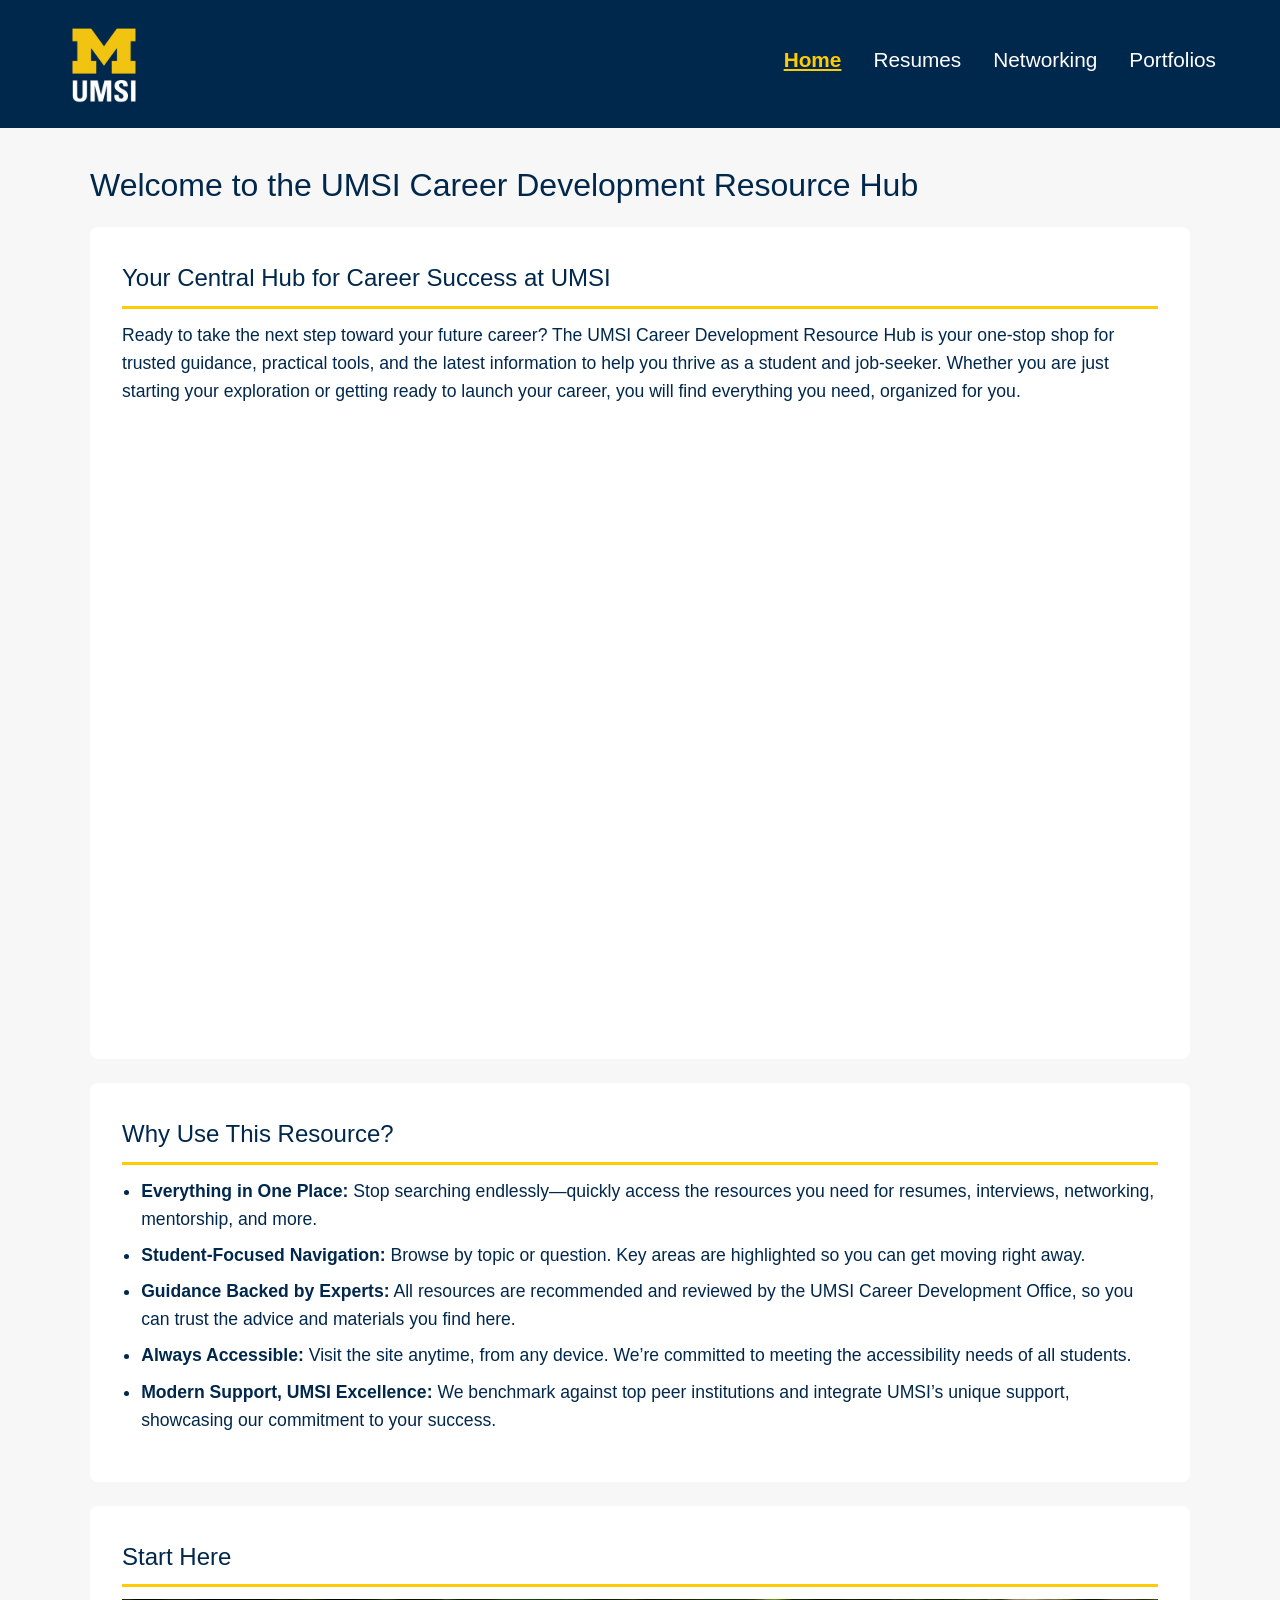
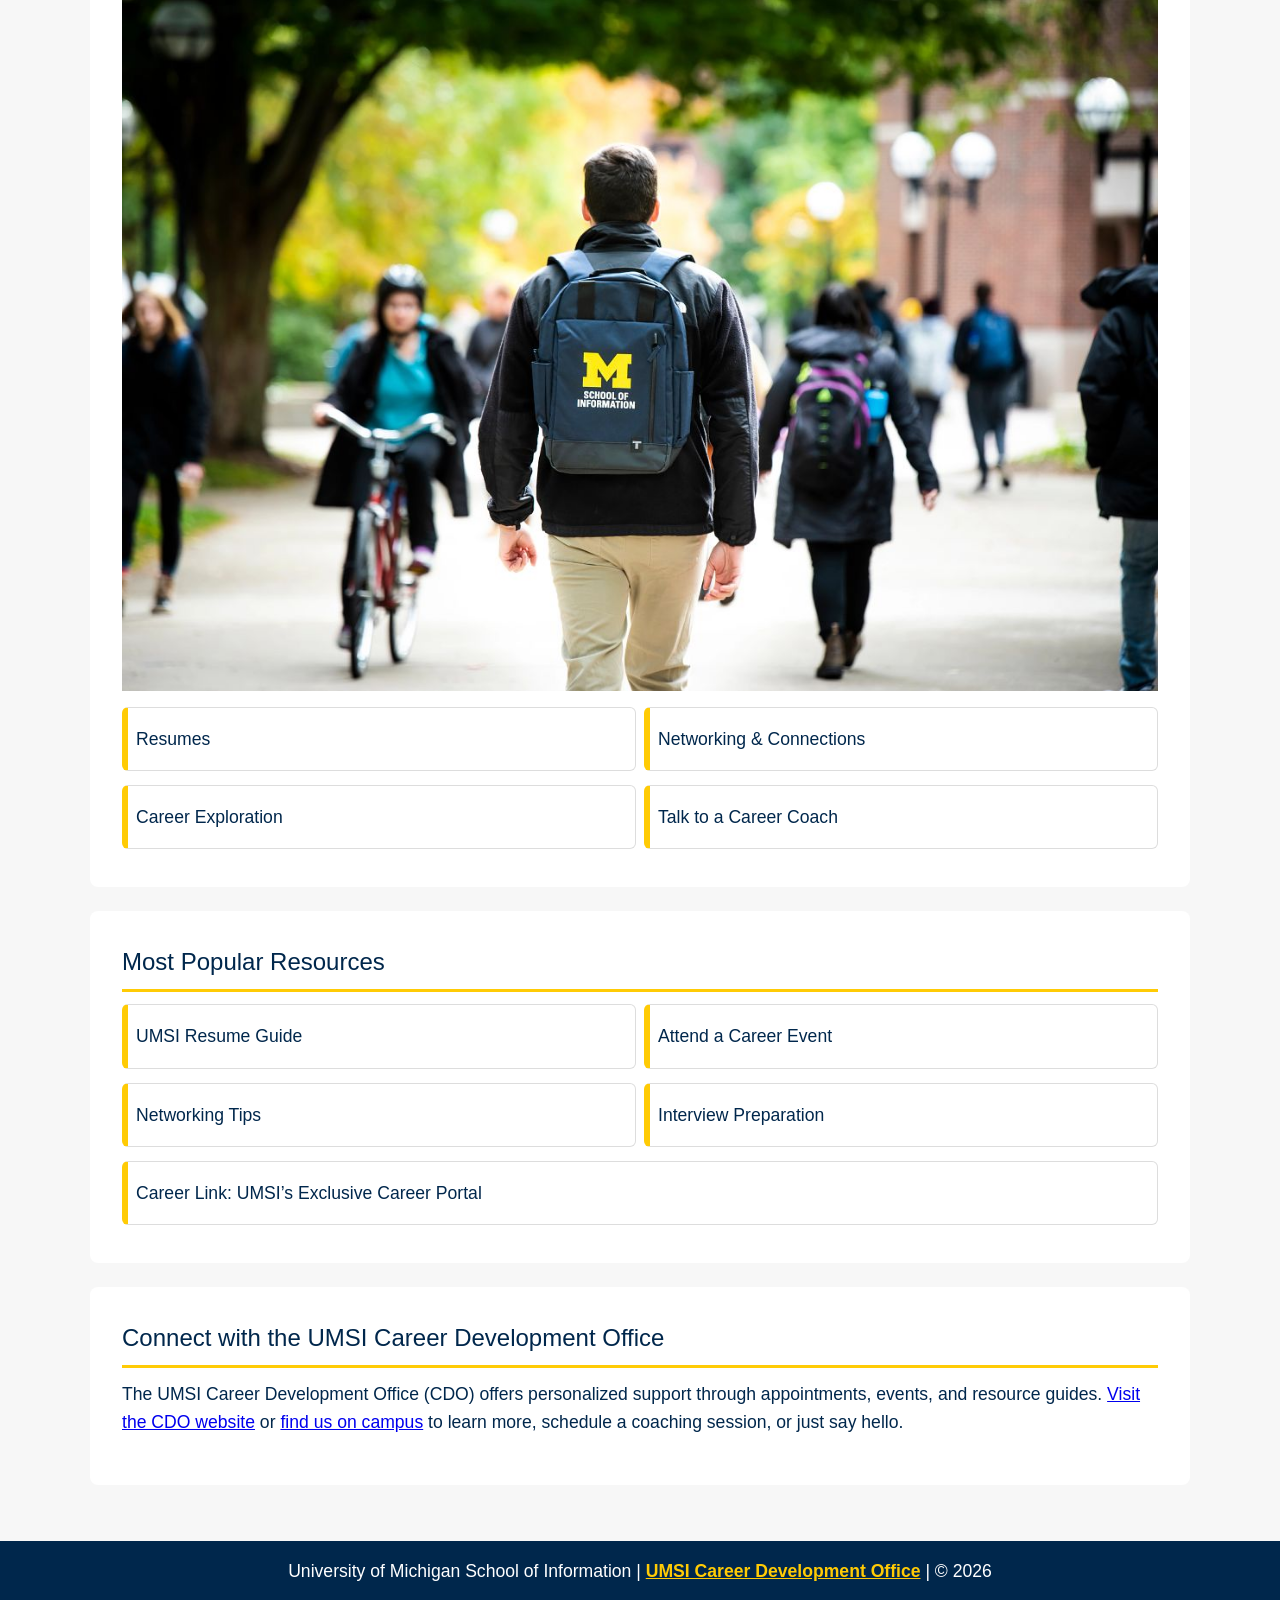
<file: index.html>
<!DOCTYPE html>
<html lang="en">
<head>
    <meta charset="UTF-8">
    <meta name="viewport" content="width=device-width, initial-scale=1.0">
    <title>MSI Career Development Resource Hub</title>
    <link rel="stylesheet" href="css/html5reset.css">
    <link rel="stylesheet" href="css/style.css">
</head>
<body>

  <header>
      <a href="#maincontent" class="skip-link">Skip to main content</a>
      <div class="logo">
        <img src="images/UMSI_signature_vertical_informal_solidblue.jpg" alt="UMSI Logo">
      </div>
      <nav aria-label="Main site navigation">
          <ul>
              <li><a href="index.html" class="active">Home</a></li>
              <li><a href = "resume.html">Resumes</a></li>
              <li><a href = "networking.html">Networking</a></li>
              <li><a href = "portfolios.html">Portfolios</a></li>
          </ul>
      </nav>
  </header>

  <div class="desktop-layout">
    <aside class="sidebar">
      <nav class="navside" aria-label="Sidebar navigation">
        <ul>
          <li><a href="#intro">Hub Intro</a></li>
          <li><a href="#why-use">Why Use This Resource?</a></li>
          <li><a href="#start-here">Start Here</a></li>
          <li><a href="#popular-resources">Resources</a></li>
          <li><a href="#connect">Connect with CDO</a></li>
        </ul>
      </nav>
    </aside>

  <main id="maincontent">
    <h1>Welcome to the UMSI Career Development Resource Hub</h1>

    <section id="intro">
      <h2>Your Central Hub for Career Success at UMSI</h2>
      <p>
        Ready to take the next step toward your future career? The UMSI Career Development Resource Hub is your one-stop shop for trusted guidance, practical tools, and the latest information to help you thrive as a student and job-seeker. Whether you are just starting your exploration or getting ready to launch your career, you will find everything you need, organized for you.
      </p>
      <iframe src="https://www.youtube.com/embed/GSjGeDYJ5Nk?si=qhxJPRTIT___x8hG" title="YouTube video player" allow="accelerometer; autoplay; clipboard-write; encrypted-media; gyroscope; picture-in-picture; web-share" referrerpolicy="strict-origin-when-cross-origin" allowfullscreen></iframe>
    </section>

    <section id="why-use">
      <h2>Why Use This Resource?</h2>

      <ul>
        <li><strong>Everything in One Place:</strong> Stop searching endlessly—quickly access the resources you need for resumes, interviews, networking, mentorship, and more.</li>
        <li><strong>Student-Focused Navigation:</strong> Browse by topic or question. Key areas are highlighted so you can get moving right away.</li>
        <li><strong>Guidance Backed by Experts:</strong> All resources are recommended and reviewed by the UMSI Career Development Office, so you can trust the advice and materials you find here.</li>
        <li><strong>Always Accessible:</strong> Visit the site anytime, from any device. We’re committed to meeting the accessibility needs of all students.</li>
        <li><strong>Modern Support, UMSI Excellence:</strong> We benchmark against top peer institutions and integrate UMSI’s unique support, showcasing our commitment to your success.</li>
      </ul>
    </section>

    <section id="start-here" class="resources">
      <h2>Start Here</h2>
      <img src="images/UMSI_CampusFall_UMSIBackpack_02.jpg" alt="A student wears a UMSI backpack in fall on the drag.">
      <ul>
        <li><a href="resume.html">Resumes</a></li>
        <li><a href = "networking.html">Networking & Connections</a></li>
        <li><a href = https://www.si.umich.edu/student-experience/career-development>Career Exploration</a></li>
        <li><a href = "https://umich.instructure.com/courses/137916/pages/talk-to-a-career-coach">Talk to a Career Coach</a></li>
      </ul>
    </section>

    <section id="popular-resources" class="resources">
      <h2>Most Popular Resources</h2>
      <ul>
        <li><a href="https://docs.google.com/document/d/1_1GfDJyVGIgE82MZjVhuWT_aB_2Hcj1NN62FUCXoR_o/edit?tab=t.0" target="_blank">UMSI Resume Guide</a></li>
        <li><a href="https://umich.instructure.com/courses/137916/pages/attend-an-event" target="_blank">Attend a Career Event</a></li>
        <li><a href="https://docs.google.com/document/d/18HMt79BU8ovGf9z7_P7No5tuwUS6qHNW5u0sgrepLtE/edit?tab=t.0" target="_blank">Networking Tips</a></li>
        <li><a href="https://docs.google.com/presentation/d/15n-XqsFEntdbkZz89K-ohf7Or1NnCt5CQNDG-6fh2a0/edit?usp=sharing" target="_blank">Interview Preparation</a></li>
        <li><a href="https://si-umich.12twenty.com/Login" target="_blank">Career Link: UMSI’s Exclusive Career Portal</a></li>
      </ul>
    </section>

    <section id="connect">
      <h2>Connect with the UMSI Career Development Office</h2>
      <p>
        The UMSI Career Development Office (CDO) offers personalized support through appointments, events, and resource guides. <a href="https://umich.instructure.com/courses/137916" target="_blank">Visit the CDO website</a> or <a href="https://www.si.umich.edu/about-umsi/getting-umsi" target="_blank">find us on campus</a> to learn more, schedule a coaching session, or just say hello.
      </p>
    </section>
  
    <!-- Content taken & modified from UMGPT with the prompt, "Write me a webpage of intro content to help meet the following requirements - this is for the home page": and then pasted in the client objectives & project requirements"
    UMGPT. (2025). UMGPT ( GPT-4.1 August 25th version) [Large language model]. -->
  </main>
</div>

  <footer>
    <p>
      University of Michigan School of Information |
      <a href="https://umich.instructure.com/courses/137916">UMSI Career Development Office</a>
      | © <span id="year"></span>
    </p>
    <script>
      document.getElementById("year").textContent = new Date().getFullYear();
    </script>
  </footer>
</body>
</html>
</file>
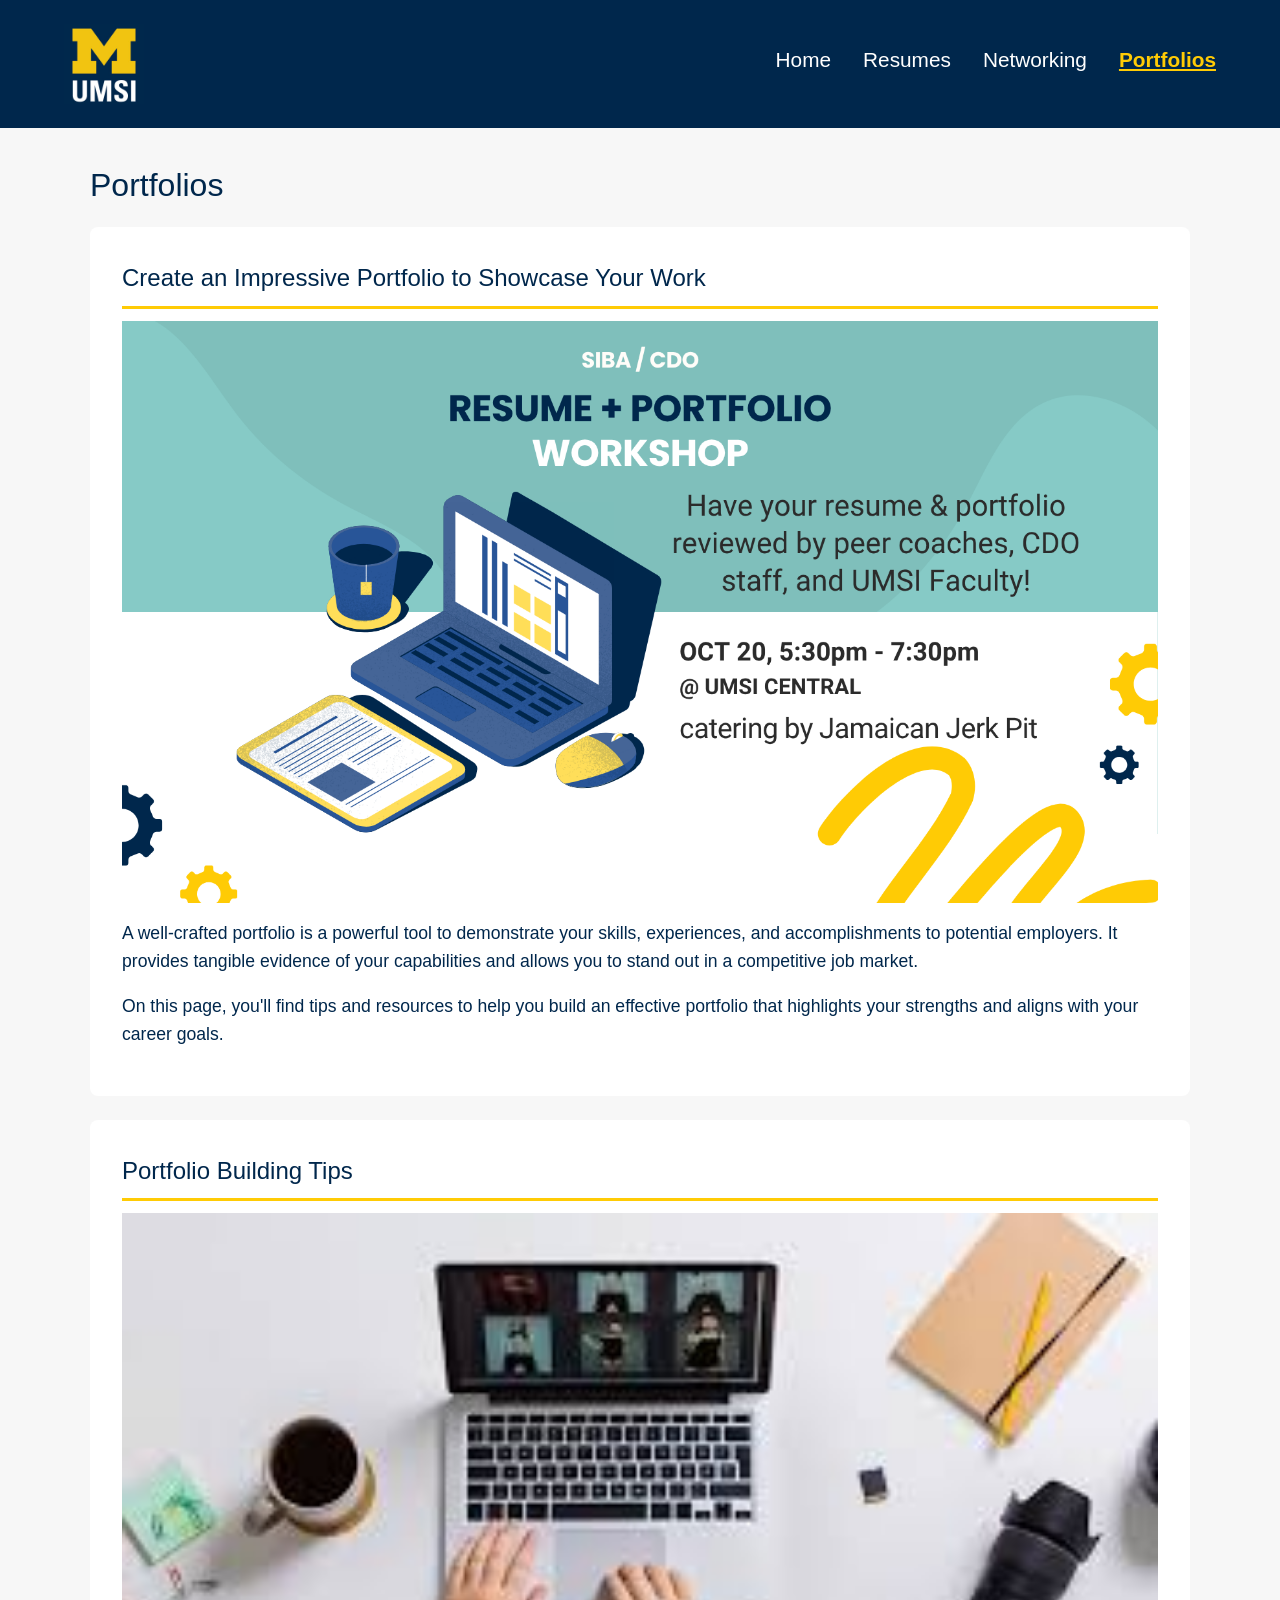
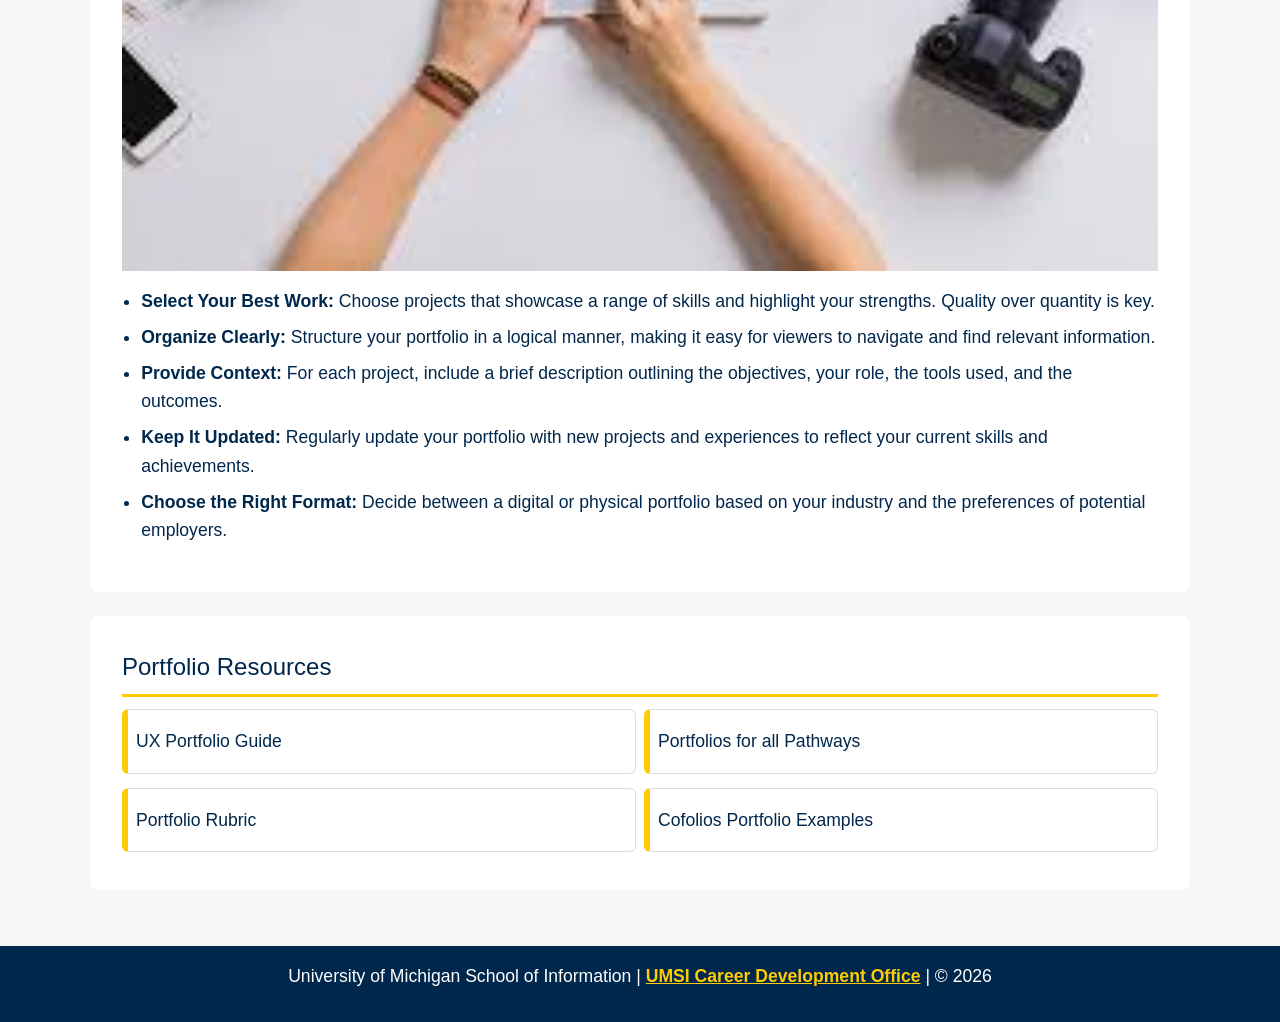
<file: portfolios.html>
<!DOCTYPE html>
<html lang="en">
<head>
    <meta charset="UTF-8">
    <meta name="viewport" content="width=device-width, initial-scale=1.0">
    <title>Portfolios</title>
    <link rel="stylesheet" href="css/html5reset.css">
    <link rel="stylesheet" href="css/style.css">
</head>
<body>
    <header>
        <a href="#maincontent" class="skip-link">Skip to main content</a>
      <div class="logo">
        <img src="images/UMSI_signature_vertical_informal_solidblue.jpg" alt="UMSI Logo">
      </div>
        <nav aria-label="Main site navigation">
            <ul>
                <li><a href="index.html">Home</a></li>
                <li><a href = "resume.html">Resumes</a></li>
                <li><a href = "networking.html">Networking</a></li>
                <li><a href = "portfolios.html" class="active" aria-current="page">Portfolios</a></li> 
            </ul>
        </nav>
    </header>

    <div class="desktop-layout">
        <aside class="sidebar">
        <nav class="navside" aria-label="Sidebar navigation">
            <ul>
                <li><a href="#impress">Create an Impressive Portfolio</a></li>
                <li><a href="#tips">Portfolio Tips</a></li>
                <li><a href="#resources">Resources</a></li>
            </ul>
        </nav>
        </aside>
        <main id="maincontent">
            <h1>Portfolios</h1>
            <section class="portfolio-section" id="impress">
                <h2>Create an Impressive Portfolio to Showcase Your Work</h2>
                <img src="images/SIBAevent.png" alt="UMSI portfolio event advertisement">
                <p>A well-crafted portfolio is a powerful tool to demonstrate your skills, experiences, and accomplishments to potential employers. It provides tangible evidence of your capabilities and allows you to stand out in a competitive job market.</p>
                <p>On this page, you'll find tips and resources to help you build an effective portfolio that highlights your strengths and aligns with your career goals.</p>
            </section>
        
            <section class="portfolio-section" id="tips">
                <h2>Portfolio Building Tips</h2>
                <img src="images/portfoliocomputer.jpeg" alt="Person working on computer to create a portfolio">
                <ul>
                    <li><strong>Select Your Best Work:</strong> Choose projects that showcase a range of skills and highlight your strengths. Quality over quantity is key.</li>
                    <li><strong>Organize Clearly:</strong> Structure your portfolio in a logical manner, making it easy for viewers to navigate and find relevant information.</li>
                    <li><strong>Provide Context:</strong> For each project, include a brief description outlining the objectives, your role, the tools used, and the outcomes.</li>
                    <li><strong>Keep It Updated:</strong> Regularly update your portfolio with new projects and experiences to reflect your current skills and achievements.</li>
                    <li><strong>Choose the Right Format:</strong> Decide between a digital or physical portfolio based on your industry and the preferences of potential employers.</li>
                </ul>
            </section>    
            <section class="resources" id="resources">
                <h2>Portfolio Resources</h2>
                <ul>
                    <li>
                    <a href="https://docs.google.com/document/d/1L8Sc0ezVVCvP9SdUDwr0hwrNAd3us0JBbmUpoCYN-rs/edit?tab=t.0" target="_blank">
                        UX Portfolio Guide
                    </a>
                    </li>
                    <li>
                    <a href="https://docs.google.com/document/d/1i7B6OXVY3tD9ULkVViF6yk2N16Ell1w9KhCzM7WEmTk/edit?tab=t.0" target="_blank">
                        Portfolios for all Pathways
                    </a>
                    </li>
                    <li>
                    <a href="https://docs.google.com/document/d/1xw46Cm9DzC2wVQFxr_Ct96kbddhAhchzqUJpJJTSESc/edit?tab=t.0" target="_blank">
                        Portfolio Rubric
                    </a>
                    </li>
                    <li>
                    <a href="https://www.cofolios.com/" target="_blank">
                        Cofolios Portfolio Examples
                    </a>
                    </li>
                </ul>
            </section>
        
        <!-- Content taken & modified from UMGPT with the prompt, "write me content for a portfolio page that includes an intro and tips for building a portfolio"
        UMGPT. (2026). UMGPT (GPT-4.1 January 23rd version) [Large language model]. -->
        
        </main>

    </div>

    <footer>
        <p>
        University of Michigan School of Information |
        <a href="https://umich.instructure.com/courses/137916">UMSI Career Development Office</a>
        | © <span id="year"></span>
        </p>
        <script>
        document.getElementById("year").textContent = new Date().getFullYear();
        </script>
    </footer>
</body>
</html>
</file>
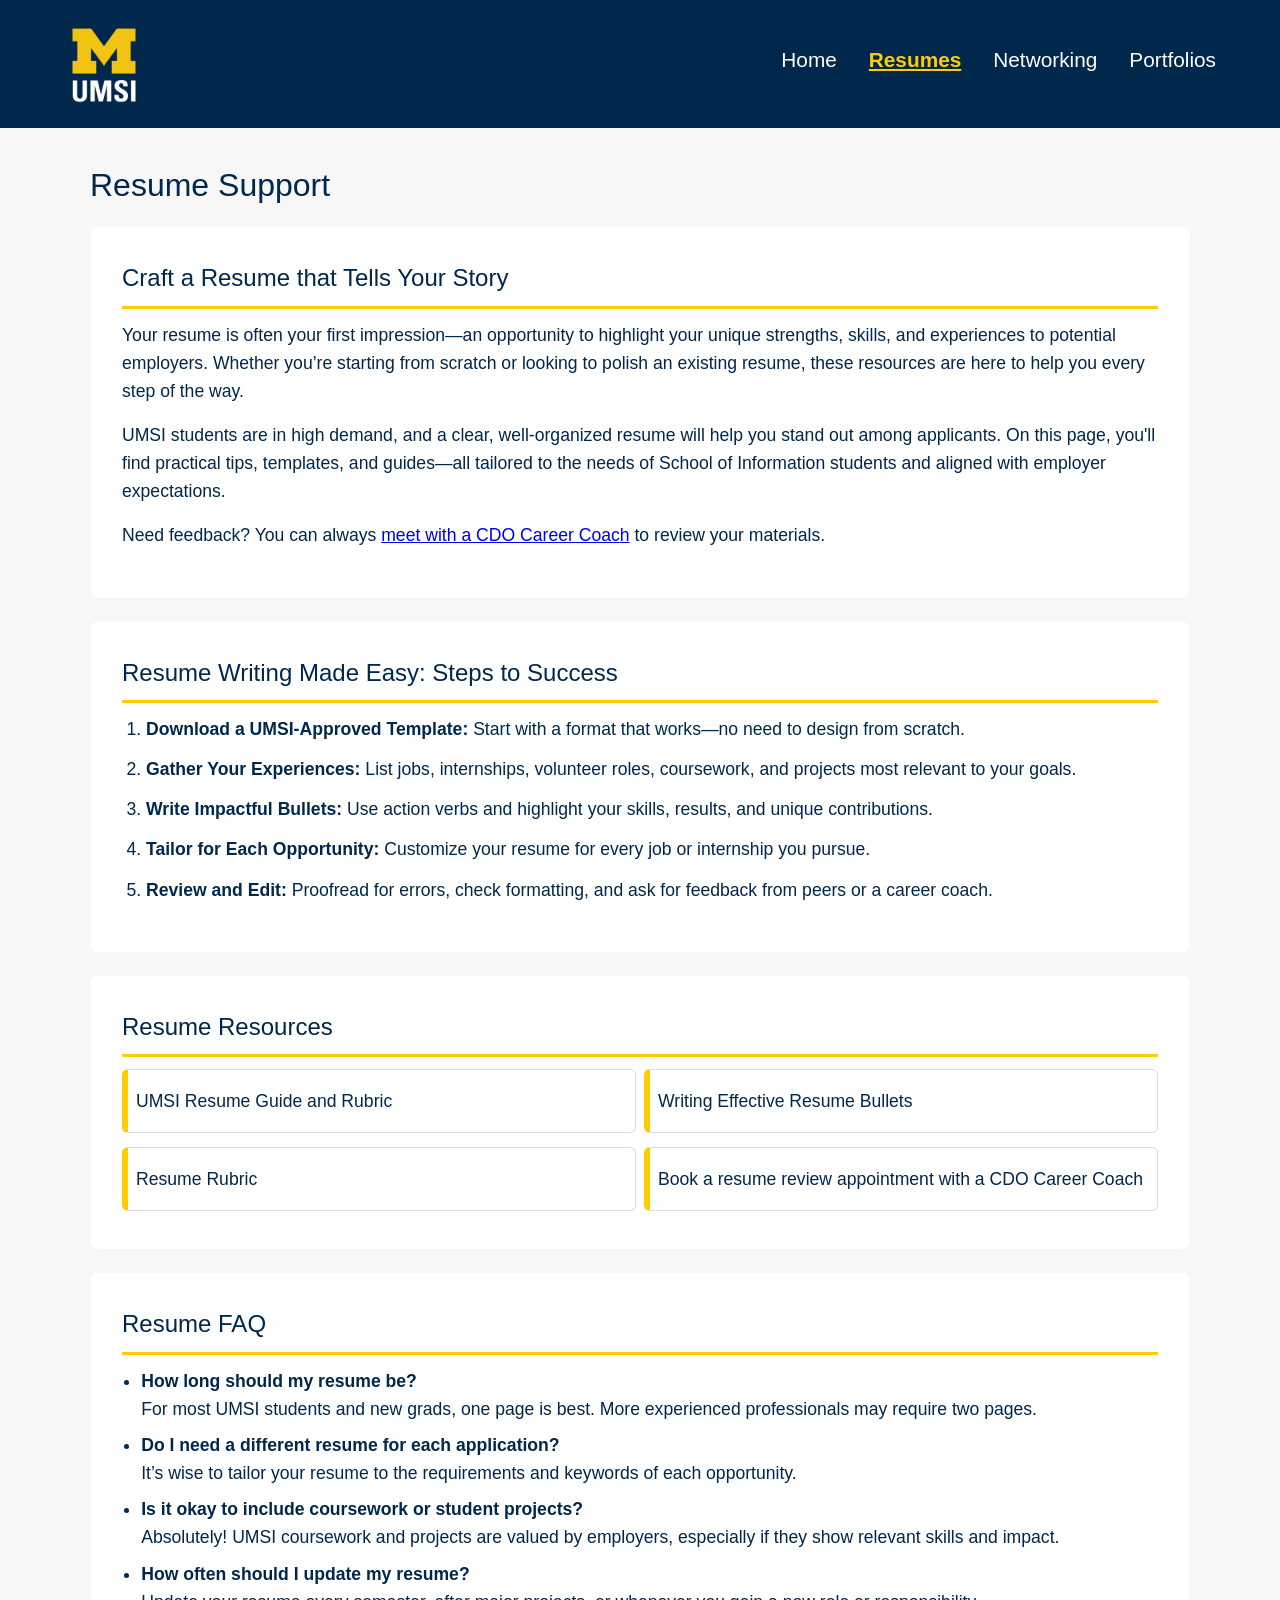
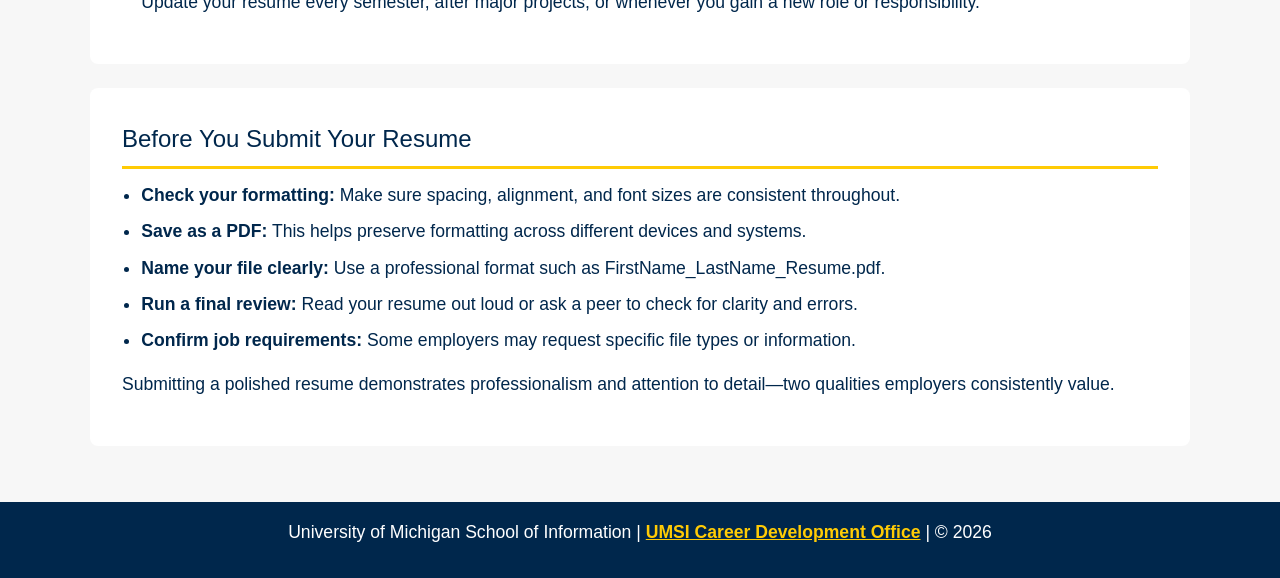
<file: resume.html>
<!DOCTYPE html>
<html lang="en">
<head>
    <meta charset="UTF-8">
    <meta name="viewport" content="width=device-width, initial-scale=1.0">
    <title>Resumes</title>
    <link rel="stylesheet" href="css/html5reset.css">
    <link rel="stylesheet" href="css/style.css">
</head>
<body>
  <header>
      <a href="#maincontent" class="skip-link">Skip to main content</a>
      <div class="logo">
        <img src="images/UMSI_signature_vertical_informal_solidblue.jpg" alt="UMSI Logo">
      </div>
      <nav aria-label="Main site navigation">
          <ul>
              <li><a href="index.html">Home</a></li>
              <li><a href = "resume.html" class="active" aria-current="page">Resumes</a></li>
              <li><a href = "networking.html">Networking</a></li>
              <li><a href = "portfolios.html">Portfolios</a></li> 
          </ul>
      </nav>
  </header>

  <div class="desktop-layout">
    <aside class="sidebar">
      <nav class="navside" aria-label="Sidebar navigation">
        <ul>
          <li><a href="#support">Support</a></li>
          <li><a href="#writing">Writing</a></li>
          <li><a href="#resources">Resources</a></li>
          <li><a href="#faq">FAQ</a></li>
          <li><a href="#beforesubmit">Before You Submit</a></li>
        </ul>
      </nav>
    </aside>
    <main id="maincontent">
      <h1>Resume Support</h1>

      <section id="support">
        <h2>Craft a Resume that Tells Your Story</h2>
        <p>
          Your resume is often your first impression—an opportunity to highlight your unique strengths, skills, and experiences to potential employers. Whether you’re starting from scratch or looking to polish an existing resume, these resources are here to help you every step of the way.
        </p>
        <p>
          UMSI students are in high demand, and a clear, well-organized resume will help you stand out among applicants. On this page, you'll find practical tips, templates, and guides—all tailored to the needs of School of Information students and aligned with employer expectations.
        </p>
        <p>
          Need feedback? You can always <a href="https://umich.instructure.com/courses/137916/pages/talk-to-a-career-coach" target="_blank">meet with a CDO Career Coach</a> to review your materials.
        </p>
      </section>
    
      <section id="writing">
        <h2>Resume Writing Made Easy: Steps to Success</h2>
        <ol>
          <li><strong>Download a UMSI-Approved Template:</strong> Start with a format that works—no need to design from scratch.</li>
          <li><strong>Gather Your Experiences:</strong> List jobs, internships, volunteer roles, coursework, and projects most relevant to your goals.</li>
          <li><strong>Write Impactful Bullets:</strong> Use action verbs and highlight your skills, results, and unique contributions.</li>
          <li><strong>Tailor for Each Opportunity:</strong> Customize your resume for every job or internship you pursue.</li>
          <li><strong>Review and Edit:</strong> Proofread for errors, check formatting, and ask for feedback from peers or a career coach.</li>
        </ol>
      </section>

      <section class="resources" id="resources">
        <h2>Resume Resources</h2>
        <ul>
          <li>
            <a href="https://docs.google.com/document/d/1_1GfDJyVGIgE82MZjVhuWT_aB_2Hcj1NN62FUCXoR_o/edit?tab=t.0" target="_blank">
              UMSI Resume Guide and Rubric
            </a>
            <!-- <p>Comprehensive UMSI guide including tips, formatting rules, and sample accomplishments.</p> -->
          </li>
          <li>
            <a href="https://docs.google.com/document/d/1-EVZYH_Fic4mfLVGOXyHTSeRwBWmmi2WHSgGDLGGPEs/edit?tab=t.0" target="_blank">
              Writing Effective Resume Bullets
            </a>
            <!-- <p>Learn how to describe your work and impact in ways employers notice.</p> -->
          </li>
          <li>
            <a href="https://docs.google.com/document/d/1vJMfgw9nwpHN9Sy0L0RP0aNBbaDSsiLPc2vy-doac6s/edit?tab=t.0" target="_blank">
              Resume Rubric
            </a>
            <!-- <p>Evaluate your resume using the same criteria as UMSI’s Career Development Office.</p> -->
          </li>
          <li>
            <!-- <p>Ready for review?</p> -->
            <a href="https://umich.instructure.com/courses/137916/pages/talk-to-a-career-coach" target="_blank">
              Book a resume review appointment with a CDO Career Coach
            </a>
          </li>
        </ul>
      </section>

      <section id="faq">
        <h2>Resume FAQ</h2>
        <ul>
          <li>
            <strong>How long should my resume be?</strong><br>
            For most UMSI students and new grads, one page is best. More experienced professionals may require two pages.
          </li>
          <li>
            <strong>Do I need a different resume for each application?</strong><br>
            It’s wise to tailor your resume to the requirements and keywords of each opportunity.
          </li>
          <li>
            <strong>Is it okay to include coursework or student projects?</strong><br>
            Absolutely! UMSI coursework and projects are valued by employers, especially if they show relevant skills and impact.
          </li>
          <li>
            <strong>How often should I update my resume?</strong><br>
            Update your resume every semester, after major projects, or whenever you gain a new role or responsibility.
          </li>
        </ul>
      </section>
          <!-- Content taken & modified from UMGPT with the prompt, "for the same content write me some intro content and resources for a resume page" - this was after I had asked for content for the home page.
          UMGPT. (2025). UMGPT (GPT-4.1 August 25th version) [Large language model]. -->

      <section id="beforesubmit">
        <h2>Before You Submit Your Resume</h2>
        <ul>
          <li><strong>Check your formatting:</strong> Make sure spacing, alignment, and font sizes are consistent throughout.</li>
          <li><strong>Save as a PDF:</strong> This helps preserve formatting across different devices and systems.</li>
          <li><strong>Name your file clearly:</strong> Use a professional format such as <em>FirstName_LastName_Resume.pdf</em>.</li>
          <li><strong>Run a final review:</strong> Read your resume out loud or ask a peer to check for clarity and errors.</li>
          <li><strong>Confirm job requirements:</strong> Some employers may request specific file types or information.</li>
        </ul>
        <p>
          Submitting a polished resume demonstrates professionalism and attention to detail—two qualities employers consistently value.
        </p>

        <!-- Content taken & modified from UMGPT with the prompt, "write me some closing content for a resume page to help summarize key points and next steps"
        UMGPT. (2026). UMGPT (GPT-4.1 January 25th version) [Large language model]. -->
      </section>

    </main>
  </div>
  <footer>
    <p>
      University of Michigan School of Information |
      <a href="https://umich.instructure.com/courses/137916">UMSI Career Development Office</a>
      | © <span id="year"></span>
    </p>
    <script>
      document.getElementById("year").textContent = new Date().getFullYear();
    </script>
  </footer>
</body>

</html>
</file>
<file: css/style.css>
/* =========================
   global styles
========================= */
body {
  font-family: Montserrat, sans-serif;
  background-color: #f7f7f7;
  color: #00274C;
  line-height: 1.6;
  font-size: 1rem; /* base is 16px */
}

p {
  margin-bottom: 1rem;
}

main {
  padding: 1rem;
}

h1 {
  font-size: 1.5rem;
  margin-bottom: 1rem;
}

h2 {
  font-size: 1.25rem;
  margin-bottom: 0.75rem;
  padding-bottom: 0.5rem;
  border-bottom: 3px solid #FFCB05;
}

h3 {
  font-size: 1.1rem;
  margin-bottom: 0.5rem;
}

section {
  background: white;
  padding: 1.25rem;
  margin-bottom: 1.5rem;
  border-radius: 8px;
}

img {
  width: 100%;
  height: auto;
  display: block;
  margin-bottom: 1rem;
}

iframe {
  width: 100%;
  aspect-ratio: 16 / 9; /* maintains 16:9 aspect ratio as suggested by github copilot */
  border: none;
  margin-top: 1rem;
}

a:focus {
  outline: 3px solid #FFCB05;
  outline-offset: 2px;
}

nav a,
.resources li a,
section {
  transition: all 0.2s ease; /* added a transition for smoother hover effects, help from copilot */
}

/* =========================
   header
========================= */

header {
  background-color: #FFCB05;
  padding: 1rem;
  display: grid;
  gap: 1rem;
  position: relative;
}

.logo img {
  max-width: 80px; 
  height: auto;
  margin: 0 auto; /* centers the logo horizontally */
}

.logo { /* added a background and padding to the logo to make it more visible */
  background: #00274C;
  padding: 1rem 0;
  text-align: center;
  width: 100%;
  border-radius: 3px;
}

/* =========================
   skip link
========================= */

.skip-link {
  position: absolute;
  top: 0;
  left: 0;
  transform: translateY(-100%); /* hide off-screen -- learned about from https://developer.mozilla.org/en-US/docs/Web/CSS/Reference/Values/transform-function/translateY */
  background: #00274C;
  color: white;
  padding: 0.5rem 1rem;
  text-decoration: none;
  z-index: 1000;
}

.skip-link:focus {
  transform: translateY(0); /* move back on-screen when focused */
  outline: 3px solid white;
}

/* =========================
   navigation
========================= */

nav ul {
  display: grid;
  grid-template-columns: repeat(2, 1fr);
  gap: 0.5rem 1rem;
  list-style: none;
  padding: 0;
  margin: 0;
}

nav a {
  display: block;
  background: #00274C;
  color: white;
  text-decoration: none;
  padding: 0.75rem;
  text-align: center;
  border-radius: 6px;
  font-size: 1rem;
  font-weight: 500;
  border: 3px solid #00274C; /* added so the active button isnt larger than other buttons*/
}

nav a:hover {
  background-color: #FFCB05;
  color: #00274C;
  border: 3px solid #FFCB05;
}

nav a:focus {
  outline: 3px solid white;
  outline-offset: 2px;
}

.active {
  background-color: white;
  color: #00274C;
  font-weight: bold;
  border: 3px solid #00274C;
}

/* make sidebar not visible on mobile */
.navside {
  display: none;
}

.navside ul {
  display: none;
}

/* =========================
   lists
========================= */

ul {
  padding-left: 1.2rem;
  margin-bottom: 1rem;
  list-style-type: disc;
}

li {
  margin-bottom: 0.5rem;
}

li strong {
  font-weight: bold;
}

/* =========================
    homepage content
========================= */

/* resources section (also used in "start" section,resume page, and portfolio page)*/
.resources ul {
  display: grid;
  list-style: none;
  padding: 0;
  grid-template-columns: 1fr 1fr;
  gap: 1.5rem 0.5rem;
}

.resources li:nth-child(odd):last-child { /* if there is an odd number of items, make the last one span both columns, recieved help from github copilot to make this work*/
  grid-column: span 2;
} 

.resources li a {
  display: flex;
  align-items: center;
  background: white;
  height: 100%;
  padding: 0.5rem;
  border: 1px solid #ddd;
  border-left: 6px solid #FFCB05;
  border-radius: 6px;
  text-decoration: none;
  color: #00274C;
}

.resources li a:hover { /* added a hover effect to the resource links to make them more interactive, help from copilot */
  transform: translateY(-3px);
  box-shadow: 0 4px 10px rgba(0,0,0,0.1);
  border-left: 6px solid #00274C;
}

/* =========================
    networking page content
========================= */
.networking-images {
  display: grid;
  gap: 1rem;
  grid-template-columns: 1fr 1fr;
  justify-content: center;
  margin-bottom: 1rem;
}

.networking-images img {
  width: 100%;
  height: auto;
  display: block;
  margin-bottom: 0;
}

/* =========================
    portfolio page content
========================= */
.portfolio-section img {
  width: 100%;
  height: auto;
  display: block;
}

/* =========================
    resume page content
========================= */

/* steps section */
ol {
  padding-left: 1.5rem;
  list-style-type: decimal;
  margin-bottom: 1rem;
}

ol li {
  margin-bottom: 0.75rem;
}

/* =========================
   footer
========================= */

footer {
  background: #00274C;
  color: white;
  padding: 1rem;
  text-align: center;
}

footer a {
  color: #FFCB05;
  text-decoration: underline;
  font-weight: bold;
}

footer a:hover {
  color: white;
}

/* ========================
    TABLET / DESKTOP BREAKPOINT
=========================*/

@media (min-width: 768px) {

  p {
    font-size: 1.1rem;
  }

  li{
    font-size: 1.1rem;
  }

  a{
    font-size: 1.1rem;
    transition: all 0.2s ease; /* added a transition for smoother hover effect, help from copilot */
  }

  a:hover {
    transform: translateY(-2px); /* added a lift on hover for better interactivity, help from copilot */
    text-decoration: underline;
  }
  
  main {
    max-width: 1100px;
    margin: 0 auto;
    padding: 2rem;
  }

  header {
    grid-template-columns: 150px 1fr;
    align-items: center;
    background-color: #00274C;
    padding: 1.5rem 4rem;
  }
  
  .logo img {
    margin: 0;
  }

  .logo {
    padding: 0 0 0 0;
    text-align: center;
    border-radius: 0;
  }

  nav ul {
    grid-template-columns: repeat(4, auto);
    justify-content: end;
    gap: 2rem;
  }

  nav a {
    background: none; 
    border: none; 
    color: white;
    padding: 0;
    font-size: 1.3rem;
  }

  nav a:hover {
    color: #FFCB05;
    text-decoration: underline;
    background: none;
    border: none;
  }

  .active {
    background: none;
    border: none;
    color: #FFCB05;
    font-weight: bold;
    text-decoration: underline;
  }

  section {
    padding: 2rem;
  }

  h1 {
    font-size: 2rem;
  }

  h2 {
    font-size: 1.5rem;
  }
}

/* ========================
    LARGE DESKTOP-ONLY BREAKPOINT
=========================*/
@media (min-width: 1440px) {
  .desktop-layout {
    display: grid;
    grid-template-columns: 0.25fr 1fr 0.25fr;
    gap: 0.5rem;
  }

  .navside {
    display: block;
  }

  .navside ul {
    display: block;
    padding: 1rem;
    background-color: #00274C;
    border-radius: 12px;
  }

  .sidebar {
    position: sticky;
    align-self: start;
    padding: 1rem;
    width: 100%;
    position: sticky;
    top: 1rem;
    padding: 1rem;
    background: #f7f7f7;
    border-radius: 8px;
  }

  .sidebar a {
    text-decoration: none;
    text-align: left;
    color: white;
    display: block;
    background-color: #003363;
    padding: 0.5rem;
  }

  .sidebar a:hover {
    background-color: #FFCB05;
    color: #00274C;
    text-decoration: none;
  }
}
</file>
